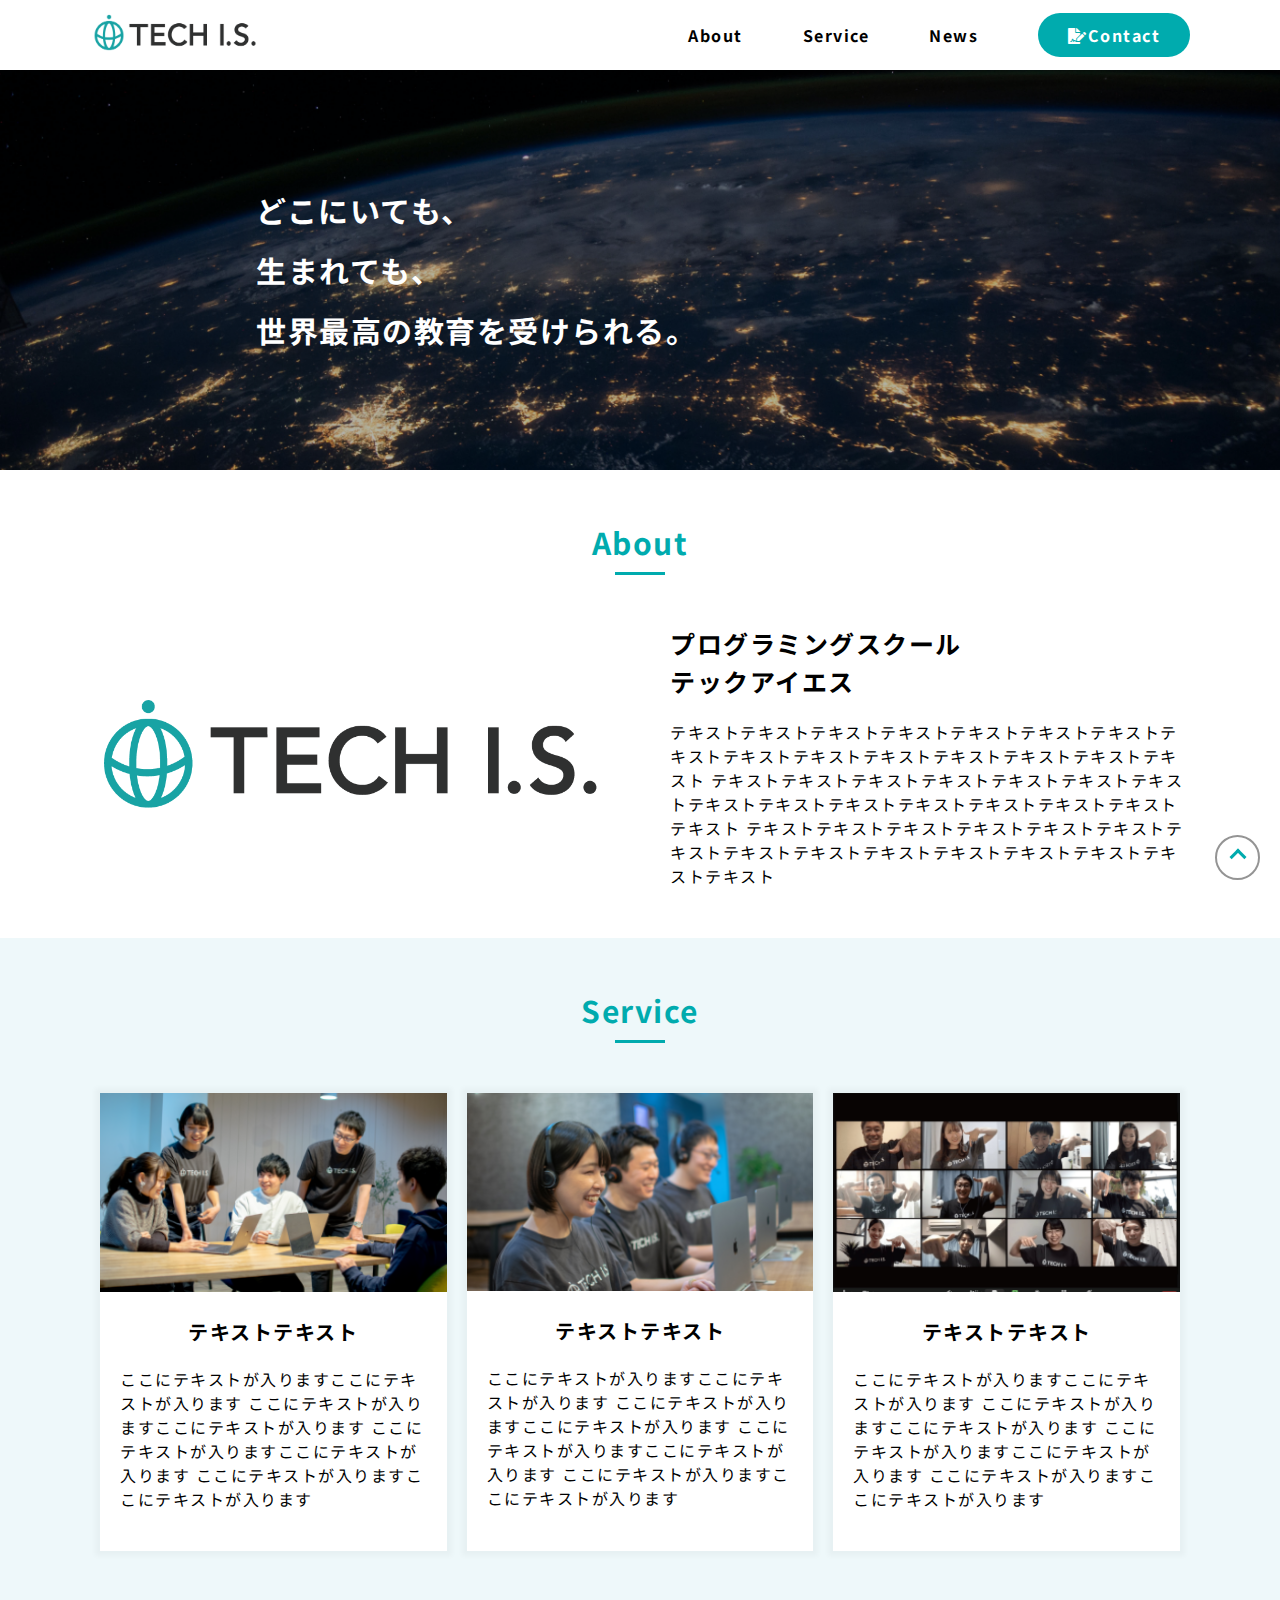
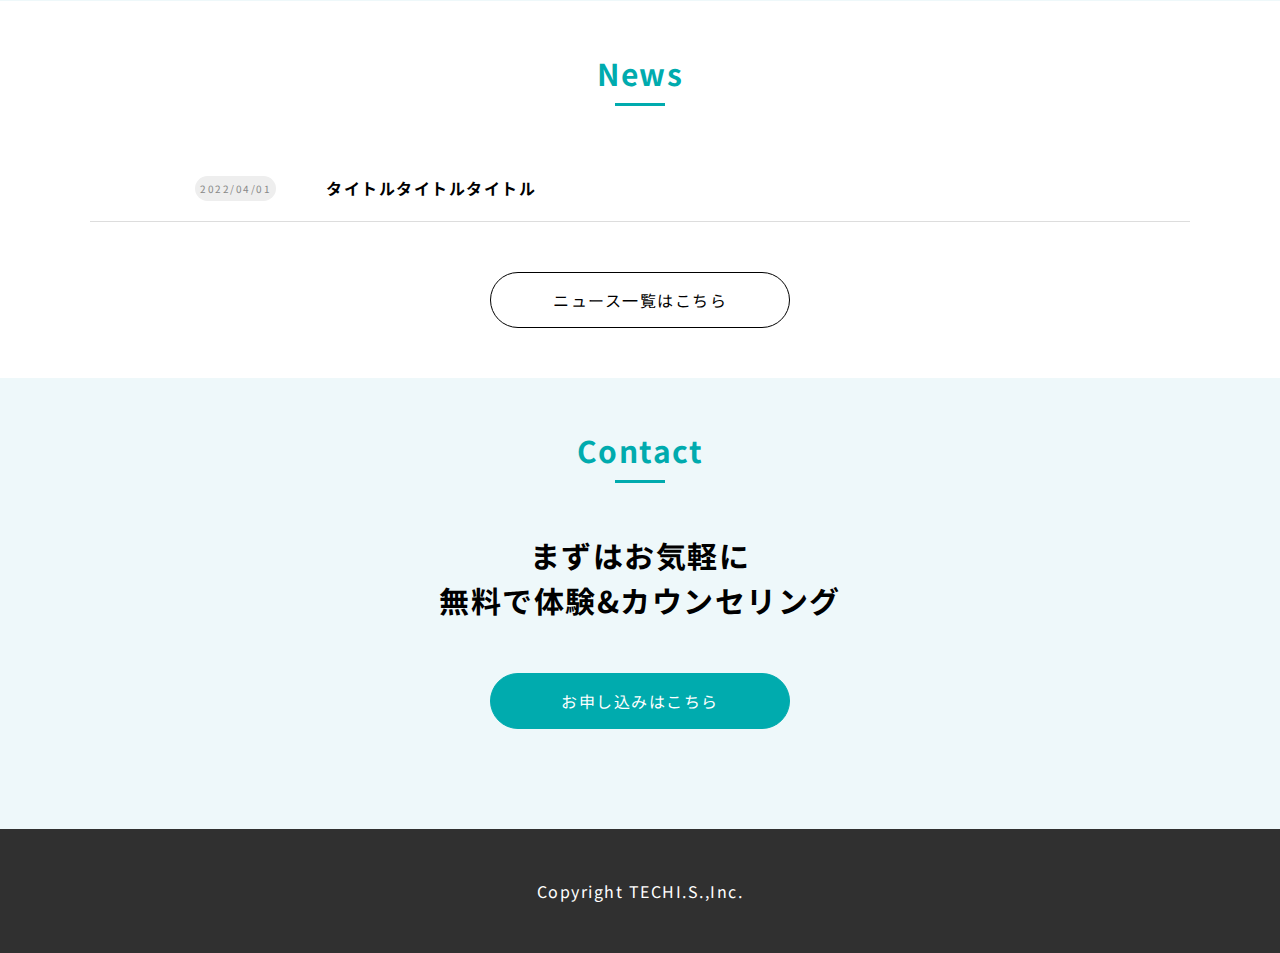
<file: index.html>
<!DOCTYPE html>
<html lang="ja">

<head>
    <meta charset="UTF-8">
    <meta http-equiv="X-UA-Compatible" content="IE=edge">
    <meta name="viewport" content="width=device-width, initial-scale=1.0">
    <!-- リセットCSS -->
    <link rel="stylesheet" href="css/reset.css">
    <!-- CSS -->
    <link rel="stylesheet" href="css/style.css">
    <!-- FontAwesome -->
    <link rel="stylesheet" href="https://use.fontawesome.com/releases/v5.15.1/css/all.css">
    <title>プログラミングスクール テックアイエス</title>
</head>

<body class="transition">
    <header class="header" id="top">
        <h1 class="logo">
            <a href="#">
                <img src="img/logo.png" alt="ロゴ画像">
            </a>
        </h1>
        <ul class="menu-pc">
            <li>
                <a href="#">About</a>
            </li>
            <li>
                <a href="#">Service</a>
            </li>
            <li>
                <a href="#">News</a>
            </li>
            <!-- リンク先追加 -->
            <li>
                <a href="contact.html">
                    <i class="fas fa-file-signature"></i>Contact</a>
            </li>
        </ul>
        <!-- 追加 -->
        <div id="btn" class="hamburger__btn">
            <i class="fas fa-bars"></i>
        </div>
        <ul id="menu" class="menu-sp">
            <!-- add-menu-sp 追加 -->
            <li>
                <a href="#">About</a>
            </li>
            <li>
                <a href="#">Service</a>
            </li>
            <li>
                <a href="#">News</a>
            </li>
            <li>
                <a href="contact.html">
                    <i class="fas fa-file-signature"></i>Contact</a>
            </li>
        </ul>
        <div id="modal" class="modal-sp">
        </div>
        <!-- add-modal-sp 追加 -->
        <!-- 追加 -->
    </header>
    <main>
        <section class="front-fv">
            <img src="img/top1.png" alt="ファーストビュー">
            <h2>どこにいても、
                <br>生まれても、
                <br>世界最高の教育を受けられる。</h2>
        </section>
        <section class="front-about">
            <h2 class="front-common__title">About</h2>
            <ul class="front-about__list">
                <li class="front-about__item">
                    <img src="img/logo.png" alt="ロゴ画像">
                </li>
                <li class="front-about__item">
                    <h3>プログラミングスクール
                        <br>テックアイエス</h3>
                    <p>テキストテキストテキストテキストテキストテキストテキストテキストテキストテキストテキストテキストテキストテキストテキスト テキストテキストテキストテキストテキストテキストテキストテキストテキストテキストテキストテキストテキストテキストテキスト テキストテキストテキストテキストテキストテキストテキストテキストテキストテキストテキストテキストテキストテキストテキスト</p>
                </li>
            </ul>
        </section>
        <section class="front-service">
            <div class="front-service__inner">
                <h2 class="front-common__title">Service</h2>
                <ul class="front-service__list">
                    <li class="front-service__item">
                        <img src="img/service1.png" alt="サービス1">
                        <h3>テキストテキスト</h3>
                        <p>ここにテキストが入りますここにテキストが入ります ここにテキストが入りますここにテキストが入ります ここにテキストが入りますここにテキストが入ります ここにテキストが入りますここにテキストが入ります</p>
                    </li>
                    <li class="front-service__item">
                        <img src="img/service2.png" alt="サービス2">
                        <h3>テキストテキスト</h3>
                        <p>ここにテキストが入りますここにテキストが入ります ここにテキストが入りますここにテキストが入ります ここにテキストが入りますここにテキストが入ります ここにテキストが入りますここにテキストが入ります</p>
                    </li>
                    <li class="front-service__item">
                        <img src="img/service3.png" alt="サービス3">
                        <h3>テキストテキスト</h3>
                        <p>ここにテキストが入りますここにテキストが入ります ここにテキストが入りますここにテキストが入ります ここにテキストが入りますここにテキストが入ります ここにテキストが入りますここにテキストが入ります</p>
                    </li>
                </ul>
            </div>
        </section>
        <!-- Service -->
        <!-- News -->
        <section class="front-news">
            <h2 class="front-common__title">News</h2>
            <article class="front-news__wrap">
                <a href="#">
                    <time datetime="2022-04-01">2022/04/01</time>
                    <h3>タイトルタイトルタイトル</h3>
                </a>
            </article>
            <div class="front-common__btn">
                <a href="archive.html">ニュース一覧はこちら</a>
            </div>
        </section>
        <!-- News -->
        <!-- Contact -->
        <section class="front-contact">
            <div class="front-contact__inner">
                <h2 class="front-common__title">Contact</h2>
                <p class="front-contact__text">まずはお気軽に
                    <br>無料で体験&カウンセリング</p>
                <div class="front-common__btn btn--turquoise">
                    <a href="contact.html">お申し込みはこちら</a>
                </div>
            </div>
        </section>
        <!-- Contact -->
    </main>
    <footer class="footer">
        <p>
            <small>Copyright TECHI.S.,Inc.</small>
        </p>
    </footer>

    <!-- ページトップへボタン -->
   <a href='#' class='scroll-button'>
    <span class='scroll-button-arrow'></span>
   </a>
    

   
    <!-- JS -->
    <script src="js/hamburger.js"></script>

</body>

</html>
</file>
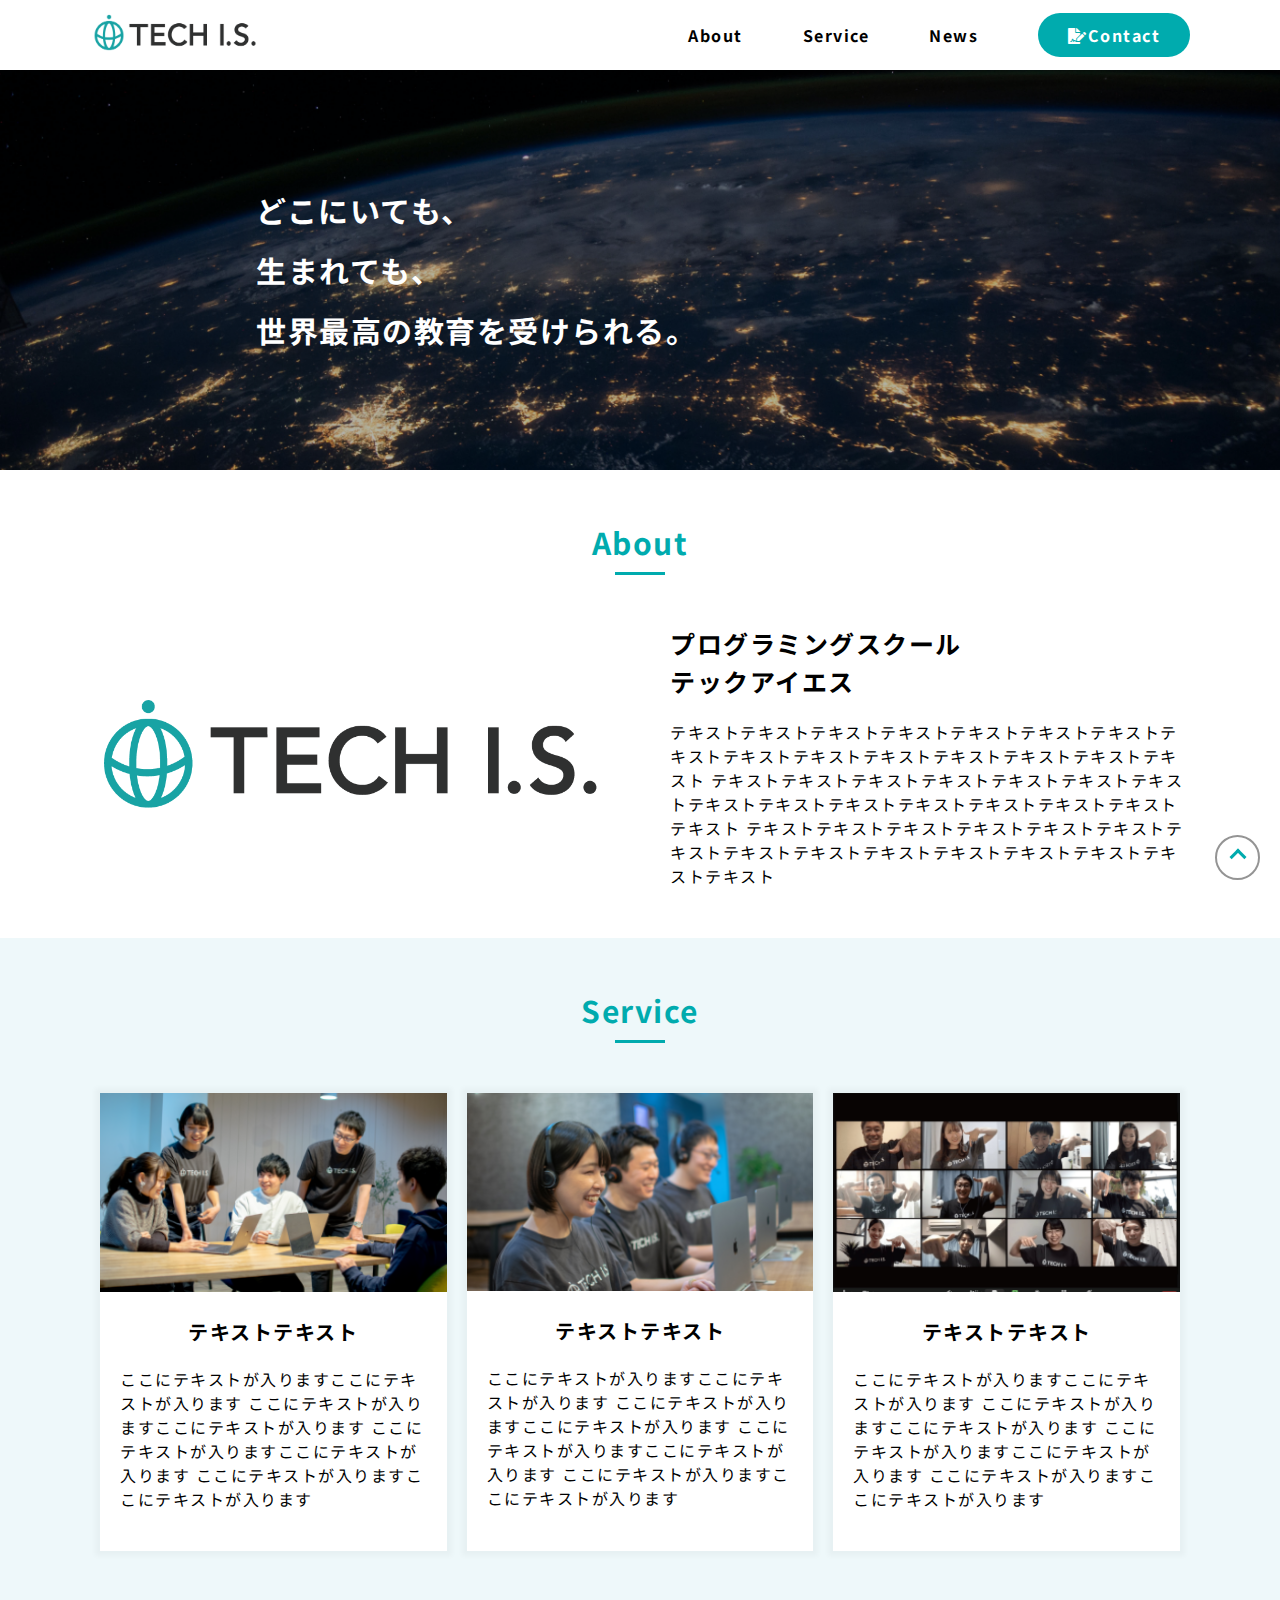
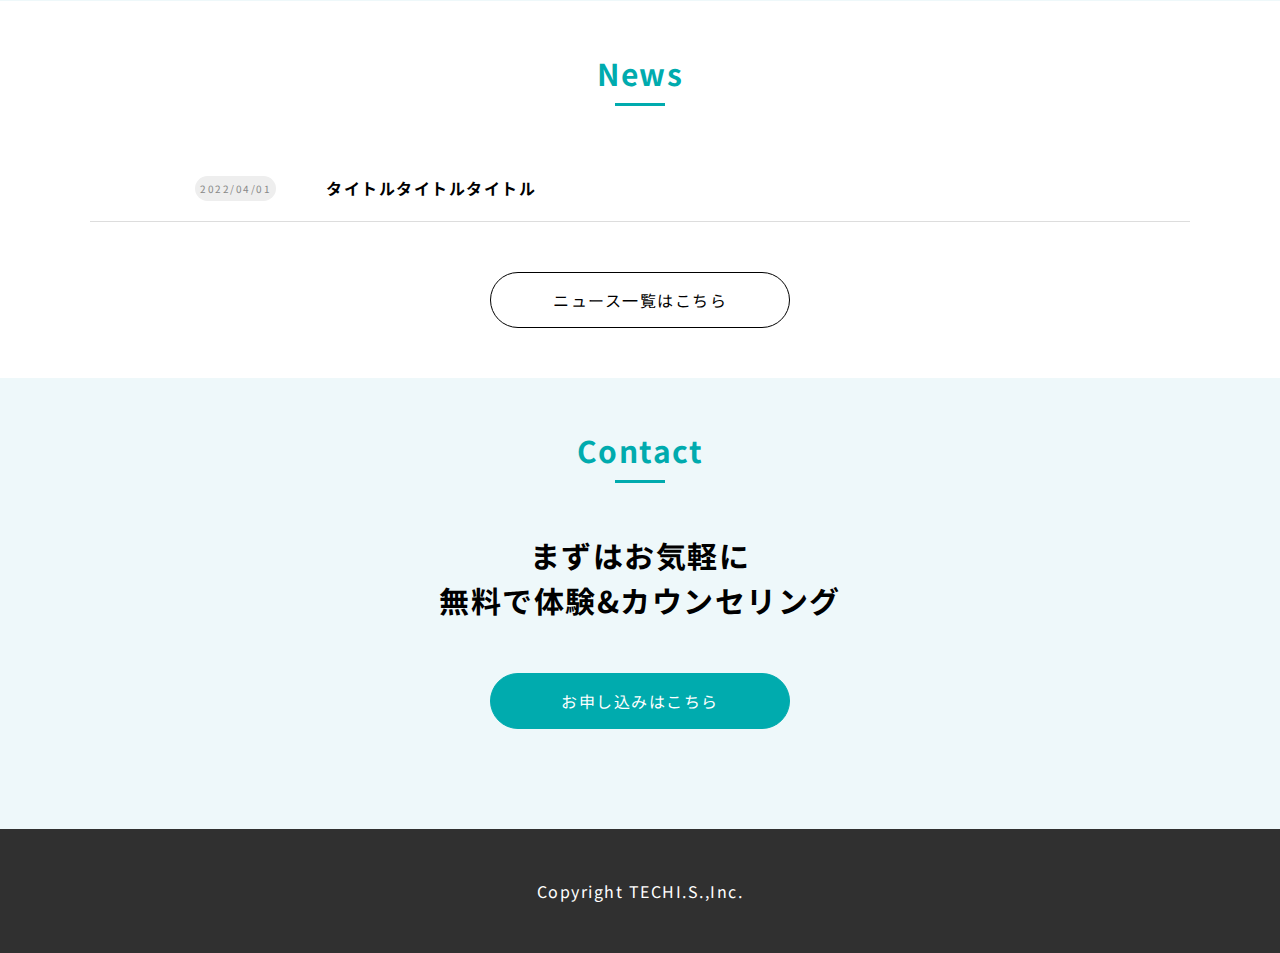
<file: 20220916イベント/index.html>
<!DOCTYPE html>
<html lang="ja">

<head>
    <meta charset="UTF-8">
    <meta http-equiv="X-UA-Compatible" content="IE=edge">
    <meta name="viewport" content="width=device-width, initial-scale=1.0">
    <!-- リセットCSS -->
    <link rel="stylesheet" href="css/reset.css">
    <!-- CSS -->
    <link rel="stylesheet" href="css/style.css">
    <!-- FontAwesome -->
    <link rel="stylesheet" href="https://use.fontawesome.com/releases/v5.15.1/css/all.css">
    <title>プログラミングスクール テックアイエス</title>
</head>

<body class="transition">
    <header class="header" id="top">
        <h1 class="logo">
            <a href="#">
                <img src="img/logo.png" alt="ロゴ画像">
            </a>
        </h1>
        <ul class="menu-pc">
            <li>
                <a href="#">About</a>
            </li>
            <li>
                <a href="#">Service</a>
            </li>
            <li>
                <a href="#">News</a>
            </li>
            <!-- リンク先追加 -->
            <li>
                <a href="contact.html">
                    <i class="fas fa-file-signature"></i>Contact</a>
            </li>
        </ul>
        <!-- 追加 -->
        <div id="btn" class="hamburger__btn">
            <i class="fas fa-bars"></i>
        </div>
        <ul id="menu" class="menu-sp">
            <!-- add-menu-sp 追加 -->
            <li>
                <a href="#">About</a>
            </li>
            <li>
                <a href="#">Service</a>
            </li>
            <li>
                <a href="#">News</a>
            </li>
            <li>
                <a href="contact.html">
                    <i class="fas fa-file-signature"></i>Contact</a>
            </li>
        </ul>
        <div id="modal" class="modal-sp">
        </div>
        <!-- add-modal-sp 追加 -->
        <!-- 追加 -->
    </header>
    <main>
        <section class="front-fv">
            <img src="img/top1.png" alt="ファーストビュー">
            <h2>どこにいても、
                <br>生まれても、
                <br>世界最高の教育を受けられる。</h2>
        </section>
        <section class="front-about">
            <h2 class="front-common__title">About</h2>
            <ul class="front-about__list">
                <li class="front-about__item">
                    <img src="img/logo.png" alt="ロゴ画像">
                </li>
                <li class="front-about__item">
                    <h3>プログラミングスクール
                        <br>テックアイエス</h3>
                    <p>テキストテキストテキストテキストテキストテキストテキストテキストテキストテキストテキストテキストテキストテキストテキスト テキストテキストテキストテキストテキストテキストテキストテキストテキストテキストテキストテキストテキストテキストテキスト テキストテキストテキストテキストテキストテキストテキストテキストテキストテキストテキストテキストテキストテキストテキスト</p>
                </li>
            </ul>
        </section>
        <section class="front-service" id="test">
            <div class="front-service__inner">
                <h2 class="front-common__title">Service</h2>
                <ul class="front-service__list">
                    <li class="front-service__item">
                        <img src="img/service1.png" alt="サービス1">
                        <h3>テキストテキスト</h3>
                        <p>ここにテキストが入りますここにテキストが入ります ここにテキストが入りますここにテキストが入ります ここにテキストが入りますここにテキストが入ります ここにテキストが入りますここにテキストが入ります</p>
                    </li>
                    <li class="front-service__item">
                        <img src="img/service2.png" alt="サービス2">
                        <h3>テキストテキスト</h3>
                        <p>ここにテキストが入りますここにテキストが入ります ここにテキストが入りますここにテキストが入ります ここにテキストが入りますここにテキストが入ります ここにテキストが入りますここにテキストが入ります</p>
                    </li>
                    <li class="front-service__item">
                        <img src="img/service3.png" alt="サービス3">
                        <h3>テキストテキスト</h3>
                        <p>ここにテキストが入りますここにテキストが入ります ここにテキストが入りますここにテキストが入ります ここにテキストが入りますここにテキストが入ります ここにテキストが入りますここにテキストが入ります</p>
                    </li>
                </ul>
            </div>
        </section>
        <!-- Service -->
        <!-- News -->
        <section class="front-news">
            <h2 class="front-common__title">News</h2>
            <article class="front-news__wrap">
                <a href="#">
                    <time datetime="2022-04-01">2022/04/01</time>
                    <h3>タイトルタイトルタイトル</h3>
                </a>
            </article>
            <div class="front-common__btn">
                <a href="archive.html">ニュース一覧はこちら</a>
            </div>
        </section>
        <!-- News -->
        <!-- Contact -->
        <section class="front-contact">
            <div class="front-contact__inner">
                <h2 class="front-common__title">Contact</h2>
                <p class="front-contact__text">まずはお気軽に
                    <br>無料で体験&カウンセリング</p>
                <div class="front-common__btn btn--turquoise">
                    <a href="contact.html">お申し込みはこちら</a>
                </div>
            </div>
        </section>
        <!-- Contact -->
    </main>
    <footer class="footer">
        <p>
            <small>Copyright TECHI.S.,Inc.</small>
        </p>
    </footer>

    
    <!-- ページトップへ戻るボタン -->
    <a href='#test' class='scroll-button'>
        <span class='scroll-button-arrow'></span>
    </a>
    

    <!-- JS -->
    <script src="js/hamburger.js"></script>

</body>

</html>
</file>
<file: css/style.css>
@charset "utf-8";
@import url('https://fonts.googleapis.com/css2?family=Noto+Sans+JP&display=swap');

html {
    /* スムーススクロール */
    scroll-behavior: smooth;
}

.transition {
    transition: none !important;
}

html,
body {
    font-size: 16px;
    font-family: 'Noto Sans JP', sans-serif;
}

/* header */
.header {
    display: flex;
    align-items: center;
    justify-content: space-between;
    max-width: 1100px;
    height: 70px;
    margin: auto;
}

.logo img {
    width: 170px;
    height: auto;
}

.menu-pc {
    display: flex;
    align-items: center;
}

.menu-pc li {
    margin: 0 30px;
}

.menu-pc a {
    font-weight: bold;
}

.menu-pc li:last-child {
    margin-right: 0;
}

.menu-pc li:last-child a {
    display: block;
    color: #fff;
    background: #00abae;
    padding: 10px 30px;
    border-radius: 50px;
}

.hamburger__btn {
    display: none;
}

.menu-sp {
    display: none;
}

.modal-sp {
    display: none;
}

/* footer */
.footer {
    padding: 50px 0;
    background: #303030ff;

}

.footer p {
    color: #fff;
    text-align: center;
}

/* fv */
.front-fv {
    position: relative;
    height: 400px;
}

.front-fv h2 {
    position: absolute;
    top: 50%;
    transform: translateY(-50%);
    left: 20%;
    color: #fff;
    font-size: 30px;
    font-weight: bold;
    line-height: 2;
}

/* common */
.front-common__title {
    position: relative;
    font-size: 30px;
    font-weight: bold;
    color: #00abae;
    text-align: center;
    margin-bottom: 50px;
    padding-bottom: 10px;
}

.front-common__title::after {
    position: absolute;
    bottom: 0px;
    left: 50%;
    transform: translateX(-50%);
    width: 50px;
    height: 3px;
    background: #00abae;
    content: "";
}

.front-common__btn a {
    display: block;
    text-align: center;
    margin: 50px auto;
    padding: 15px;
    border: solid 0.5px;
    border-radius: 50px;
    width: 300px;
}

.btn--turquoise a {
    color: #fff;
    border: solid 0.5px #00abae;
    background: #00abae;
}

/* about */
.front-about {
    max-width: 1100px;
    margin: 50px auto;
}

.front-about__list {
    display: flex;
    align-items: center;
    justify-content: center;
}

.front-about__item {
    width: 50%;
}

.front-about__item h3 {
    font-size: 25px;
    font-weight: bold;
}

.front-about__item p {
    margin-top: 20px;
}

.front-about__item:first-child {
    margin-right: 30px;
}

.front-about__item:last-child {
    margin-left: 30px;
}

/* service */
.front-service {
    padding: 50px 0;
    background: #eef8fa;
}

.front-service__inner {
    max-width: 1100px;
    margin: auto;
}

.front-service__list {
    display: flex;
}

.front-service__item {
    width: 33.333%;
    margin: 0 10px;
    background: #fff;
    box-shadow: 0 0 5px 5px rgb(0 0 0 / 3%);
}

.front-service__item img {
    width: 100%;
    height: auto;
}

.front-service__item h3 {
    margin: 20px;
    text-align: center;
    font-size: 20px;
    font-weight: bold;
}

.front-service__item p {
    padding: 0 20px 40px;
}

/* news */
.front-news {
    max-width: 1100px;
    margin: 50px auto;
}

.front-news__wrap a {
    display: flex;
    padding: 20px 5%;
    border-bottom: solid 1px #ddd;
}

.front-news__wrap a time {
    font-size: 10px;
    color: #888;
    background-color: #eee;
    margin: 0 50px;
    padding: 5px;
    border-radius: 50px;
}

.front-news__wrap h3 {
    font-weight: bold;
}

/* contact */
.front-contact {
    background: #eef8fa;
    padding: 50px 0;
}

.front-contact__inner {
    text-align: center;
    max-width: 1100px;
    margin: auto;
}

.front-contact p {
    font-size: 30px;
    font-weight: bold;
}


.page-parts__header {
    height: 250px;
    position: relative;
}

.page-parts__header img {
    position: absolute;
    top: 0;
    left: 0;
    width: 100%;
    height: 100%;
    object-fit: cover;
    object-position: center bottom;
}

.page-parts__header-title {
    position: absolute;
    top: 50%;
    left: 50%;
    transform: translateY(-50%) translateX(-50%);
    color: #fff;
    font-size: 30px;
    font-weight: bold;
}

/* news */
.archive__title {
    text-align: center;
    font-size: 1.6rem;
    font-weight: bold;
    margin-bottom: 40px;
}

.archive-news {
    max-width: 1100px;
    margin: 50px auto;
}

.archive-news__wrap a {
    display: flex;
    padding: 20px 5%;
    border-bottom: solid 1px #ddd;
}

.archive-news__wrap a time {
    font-size: 10px;
    color: #888;
    background-color: #eee;
    margin: 0 50px;
    padding: 5px;
    border-radius: 50px;
}

.archive-news__wrap h3 {
    font-weight: bold;
}

/* スクロールボタン */
.scroll-button {
    position: fixed;
    bottom: 20px;
    right: 20px;
    display: inline-block;
    width: 45px;
    height: 45px;
    background-color: #fff;
    border-radius: 50%;
    border: 2px solid #949494;
    text-align: center;
    z-index: 100;
}
.scroll-button-arrow {
    display: inline-block;
    width: 12px;
    height: 12px;
    border-top: 3px solid #00abae;
    border-left: 3px solid #00abae;
    transform: rotate(45deg) translate(5px, 5px);
}
/* スクロールボタン ここまで */


/* mobile */
@media screen and (max-width: 768px) {

    /* header */
    .header {
        margin: 0 30px;
    }

    .menu-pc {
        display: none;
    }

    .hamburger__btn {
        display: block;
    }

    .hamburger__btn i {
        color: #00abae;
    }

    .add-menu-sp {
        position: fixed;
        top: 0;
        right: 0;
        background-color: #ffffffdd;
        display: block;
        width: 70%;
        height: 100vh;
        padding: 20px 0;
        z-index: 2;
    }

    .add-menu-sp li {
        font-weight: bold;
        margin: 50px auto;
        text-align: center;
    }

    .add-menu-sp li:last-child a {
        display: block;
        color: #fff;
        background: #00abae;
        width: fit-content;
        margin: auto;
        padding: 10px 60px;
        border-radius: 50px;
    }

    .add-modal-sp {
        position: fixed;
        top: 0;
        left: 0;
        width: 100%;
        height: 100vh;
        display: block;
        background-color: #000000aa;
        z-index: 1;
    }

    /* fv */
    .front-fv {
        height: 60vh;
    }

    .front-fv h2 {
        left: 15px;
        font-size: 22px;
        line-height: 4;
    }

    /* about */
    .front-about {
        margin: 50px 15px;
    }

    .front-about__list {
        display: block;
    }

    .front-about__item {
        width: 100%;
        margin: 0;
    }

    .front-about__item:first-child, .front-about__item:last-child {
        margin: 0;
    }

    .front-about__item:last-child {
        margin-top: 50px;
    }

    /* service */
    .front-service__inner {
        margin: 0 15px;
    }

    .front-service__list {
        display: block;
    }

    .front-service__item {
        width: 100%;
        margin: 0 0 50px 0;
    }

    /* news */
    .front-news__wrap a {
        display: block;
        padding: 20px 15px;
    }

    .front-news__wrap a time {
        display: block;
        width: fit-content;
        margin: 20px 0;
    }

    /* ContactForm7  */
    .ContactForm7-contact {
        margin: 15px;
    }

    /* header */
    .header {
        margin: 0 30px;
    }

    .menu-pc {
        display: none;
    }

    .hamburger__btn {
        display: block;
    }

    .hamburger__btn i {
        color: #00abae;
    }

    .add-menu-sp {
        position: fixed;
        top: 0;
        right: 0;
        background-color: #ffffffdd;
        display: block;
        width: 70%;
        height: 100vh;
        padding: 20px 0;
        z-index: 2;
    }

    .add-menu-sp li {
        font-weight: bold;
        margin: 50px auto;
        text-align: center;
    }

    .add-menu-sp li:last-child a {
        display: block;
        color: #fff;
        background: #00abae;
        width: fit-content;
        margin: auto;
        padding: 10px 60px;
        border-radius: 50px;
    }

    .add-modal-sp {
        position: fixed;
        top: 0;
        left: 0;
        width: 100%;
        height: 100vh;
        display: block;
        background-color: #000000aa;
        z-index: 1;
    }

    /* news */
    .archive-news__wrap a {
        display: block;
        padding: 20px 15px;
    }

    .archive-news__wrap a time {
        display: block;
        width: fit-content;
        margin: 20px 0;
    }

    tbody, tr ,th {
        display: block;
    }

    .front-pcice_table-time, .front-price_table-course {
        display: block;
        width: 100%;
        padding-left: 0;
    }
}
</file>
<file: 20220916イベント/css/style.css>
@charset "utf-8";
@import url('https://fonts.googleapis.com/css2?family=Noto+Sans+JP&display=swap');

html {
    /* スムーススクロール */
    scroll-behavior: smooth;
}

.transition {
    transition: none !important;
}

html,
body {
    font-size: 16px;
    font-family: 'Noto Sans JP', sans-serif;
}

/* header */
.header {
    display: flex;
    align-items: center;
    justify-content: space-between;
    max-width: 1100px;
    height: 70px;
    margin: auto;
}

.logo img {
    width: 170px;
    height: auto;
}

.menu-pc {
    display: flex;
    align-items: center;
}

.menu-pc li {
    margin: 0 30px;
}

.menu-pc a {
    font-weight: bold;
}

.menu-pc li:last-child {
    margin-right: 0;
}

.menu-pc li:last-child a {
    display: block;
    color: #fff;
    background: #00abae;
    padding: 10px 30px;
    border-radius: 50px;
}

.hamburger__btn {
    display: none;
}

.menu-sp {
    display: none;
}

.modal-sp {
    display: none;
}

/* footer */
.footer {
    padding: 50px 0;
    background: #303030ff;

}

.footer p {
    color: #fff;
    text-align: center;
}

/* fv */
.front-fv {
    position: relative;
    height: 400px;
}

.front-fv h2 {
    position: absolute;
    top: 50%;
    transform: translateY(-50%);
    left: 20%;
    color: #fff;
    font-size: 30px;
    font-weight: bold;
    line-height: 2;
}

/* common */
.front-common__title {
    position: relative;
    font-size: 30px;
    font-weight: bold;
    color: #00abae;
    text-align: center;
    margin-bottom: 50px;
    padding-bottom: 10px;
}

.front-common__title::after {
    position: absolute;
    bottom: 0px;
    left: 50%;
    transform: translateX(-50%);
    width: 50px;
    height: 3px;
    background: #00abae;
    content: "";
}

.front-common__btn a {
    display: block;
    text-align: center;
    margin: 50px auto;
    padding: 15px;
    border: solid 0.5px;
    border-radius: 50px;
    width: 300px;
}

.btn--turquoise a {
    color: #fff;
    border: solid 0.5px #00abae;
    background: #00abae;
}

/* about */
.front-about {
    max-width: 1100px;
    margin: 50px auto;
}

.front-about__list {
    display: flex;
    align-items: center;
    justify-content: center;
}

.front-about__item {
    width: 50%;
}

.front-about__item h3 {
    font-size: 25px;
    font-weight: bold;
}

.front-about__item p {
    margin-top: 20px;
}

.front-about__item:first-child {
    margin-right: 30px;
}

.front-about__item:last-child {
    margin-left: 30px;
}

/* service */
.front-service {
    padding: 50px 0;
    background: #eef8fa;
}

.front-service__inner {
    max-width: 1100px;
    margin: auto;
}

.front-service__list {
    display: flex;
}

.front-service__item {
    width: 33.333%;
    margin: 0 10px;
    background: #fff;
    box-shadow: 0 0 5px 5px rgb(0 0 0 / 3%);
}

.front-service__item img {
    width: 100%;
    height: auto;
}

.front-service__item h3 {
    margin: 20px;
    text-align: center;
    font-size: 20px;
    font-weight: bold;
}

.front-service__item p {
    padding: 0 20px 40px;
}

/* news */
.front-news {
    max-width: 1100px;
    margin: 50px auto;
}

.front-news__wrap a {
    display: flex;
    padding: 20px 5%;
    border-bottom: solid 1px #ddd;
}

.front-news__wrap a time {
    font-size: 10px;
    color: #888;
    background-color: #eee;
    margin: 0 50px;
    padding: 5px;
    border-radius: 50px;
}

.front-news__wrap h3 {
    font-weight: bold;
}

/* contact */
.front-contact {
    background: #eef8fa;
    padding: 50px 0;
}

.front-contact__inner {
    text-align: center;
    max-width: 1100px;
    margin: auto;
}

.front-contact p {
    font-size: 30px;
    font-weight: bold;
}


.page-parts__header {
    height: 250px;
    position: relative;
}

.page-parts__header img {
    position: absolute;
    top: 0;
    left: 0;
    width: 100%;
    height: 100%;
    object-fit: cover;
    object-position: center bottom;
}

.page-parts__header-title {
    position: absolute;
    top: 50%;
    left: 50%;
    transform: translateY(-50%) translateX(-50%);
    color: #fff;
    font-size: 30px;
    font-weight: bold;
}

/* news */
.archive__title {
    text-align: center;
    font-size: 1.6rem;
    font-weight: bold;
    margin-bottom: 40px;
}

.archive-news {
    max-width: 1100px;
    margin: 50px auto;
}

.archive-news__wrap a {
    display: flex;
    padding: 20px 5%;
    border-bottom: solid 1px #ddd;
}

.archive-news__wrap a time {
    font-size: 10px;
    color: #888;
    background-color: #eee;
    margin: 0 50px;
    padding: 5px;
    border-radius: 50px;
}

.archive-news__wrap h3 {
    font-weight: bold;
}

/* スクロールボタン */
.scroll-button {
    position: fixed;
    bottom: 20px;
    right: 20px;
    display: inline-block;
    width: 45px;
    height: 45px;
    background-color: #fff;
    border-radius: 50%;
    border: 2px solid #949494;
    text-align: center;
    z-index: 100;
}
.scroll-button-arrow {
    display: inline-block;
    width: 12px;
    height: 12px;
    border-top: 3px solid #00abae;
    border-left: 3px solid #00abae;
    transform: rotate(45deg) translate(5px, 5px);
}

/* スクロールボタン ここまで */


/* mobile */
@media screen and (max-width: 768px) {

    /* header */
    .header {
        margin: 0 30px;
    }

    .menu-pc {
        display: none;
    }

    .hamburger__btn {
        display: block;
    }

    .hamburger__btn i {
        color: #00abae;
    }

    .add-menu-sp {
        position: fixed;
        top: 0;
        right: 0;
        background-color: #ffffffdd;
        display: block;
        width: 70%;
        height: 100vh;
        padding: 20px 0;
        z-index: 2;
    }

    .add-menu-sp li {
        font-weight: bold;
        margin: 50px auto;
        text-align: center;
    }

    .add-menu-sp li:last-child a {
        display: block;
        color: #fff;
        background: #00abae;
        width: fit-content;
        margin: auto;
        padding: 10px 60px;
        border-radius: 50px;
    }

    .add-modal-sp {
        position: fixed;
        top: 0;
        left: 0;
        width: 100%;
        height: 100vh;
        display: block;
        background-color: #000000aa;
        z-index: 1;
    }

    /* fv */
    .front-fv {
        height: 60vh;
    }

    .front-fv h2 {
        left: 15px;
        font-size: 22px;
        line-height: 4;
    }

    /* about */
    .front-about {
        margin: 50px 15px;
    }

    .front-about__list {
        display: block;
    }

    .front-about__item {
        width: 100%;
        margin: 0;
    }

    .front-about__item:first-child, .front-about__item:last-child {
        margin: 0;
    }

    .front-about__item:last-child {
        margin-top: 50px;
    }

    /* service */
    .front-service__inner {
        margin: 0 15px;
    }

    .front-service__list {
        display: block;
    }

    .front-service__item {
        width: 100%;
        margin: 0 0 50px 0;
    }

    /* news */
    .front-news__wrap a {
        display: block;
        padding: 20px 15px;
    }

    .front-news__wrap a time {
        display: block;
        width: fit-content;
        margin: 20px 0;
    }

    /* header */
    .header {
        margin: 0 30px;
    }

    .menu-pc {
        display: none;
    }

    .hamburger__btn {
        display: block;
    }

    .hamburger__btn i {
        color: #00abae;
    }

    .add-menu-sp {
        position: fixed;
        top: 0;
        right: 0;
        background-color: #ffffffdd;
        display: block;
        width: 70%;
        height: 100vh;
        padding: 20px 0;
        z-index: 2;
    }

    .add-menu-sp li {
        font-weight: bold;
        margin: 50px auto;
        text-align: center;
    }

    .add-menu-sp li:last-child a {
        display: block;
        color: #fff;
        background: #00abae;
        width: fit-content;
        margin: auto;
        padding: 10px 60px;
        border-radius: 50px;
    }

    .add-modal-sp {
        position: fixed;
        top: 0;
        left: 0;
        width: 100%;
        height: 100vh;
        display: block;
        background-color: #000000aa;
        z-index: 1;
    }

    /* news */
    .archive-news__wrap a {
        display: block;
        padding: 20px 15px;
    }

    .archive-news__wrap a time {
        display: block;
        width: fit-content;
        margin: 20px 0;
    }

    tbody, tr ,th {
        display: block;
    }

    .front-pcice_table-time, .front-price_table-course {
        display: block;
        width: 100%;
        padding-left: 0;
    }
}
</file>
